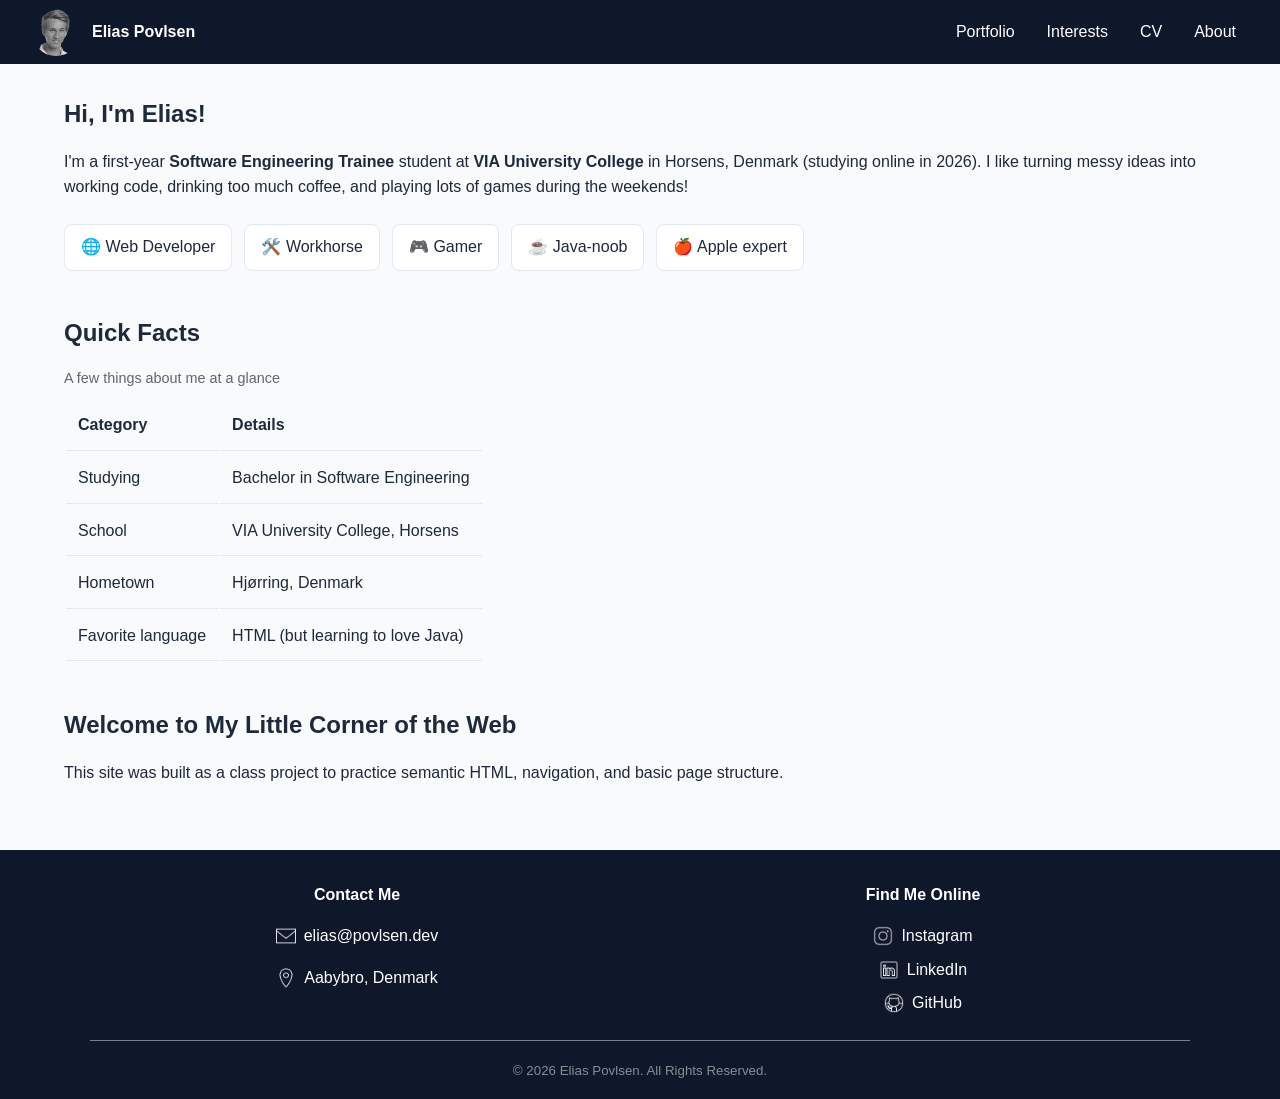
<file: index.html>
<!doctype html>
<html lang="en">
  <head>
    <meta charset="utf-8" />
    <meta name="viewport" content="width=device-width, initial-scale=1.0" />
    <link rel="stylesheet" href="styles/styles.css" />
    <link rel="icon" type="image/png" href="img/eleous.png" />
    <title>Elias Povlsen | Home</title>
  </head>
  <body>
    <header>
      <a href="/" class="brand">
        <img
          src="img/eleous.png"
          alt="Profile image of Elias Povlsen"
          class="logo-elias"
        />
        <p><strong>Elias Povlsen</strong></p>
      </a>

      <nav aria-label="Main navigation">
        <ul>
          <li><a href="portfolio.html">Portfolio</a></li>
          <li><a href="interests.html">Interests</a></li>
          <li><a href="cv.html">CV</a></li>
          <li><a href="about.html">About</a></li>
        </ul>
      </nav>
    </header>

    <main>
      <section>
        <h1>Hi, I'm Elias!</h1>
        <p>
          I'm a first-year <strong>Software Engineering Trainee</strong> student
          at <strong>VIA University College</strong> in Horsens, Denmark
          (studying online in 2026). I like turning messy ideas into working
          code, drinking too much coffee, and playing lots of games during the
          weekends!
        </p>
        <ul class="interests-list">
          <li>🌐 Web Developer</li>
          <li>🛠️ Workhorse</li>
          <li>🎮 Gamer</li>
          <li>☕ Java-noob</li>
          <li>🍎 Apple expert</li>
        </ul>
      </section>

      <section>
        <h2>Quick Facts</h2>
        <table>
           <caption>
            A few things about me at a glance
          </caption>
          <thead>
            <tr>
              <th>Category</th>
              <th>Details</th>
            </tr>
          </thead>
          <tbody>
            <tr>
              <td>Studying</td>
              <td>Bachelor in Software Engineering</td>
            </tr>
            <tr>
              <td>School</td>
              <td>VIA University College, Horsens</td>
            </tr>
            <tr>
              <td>Hometown</td>
              <td>Hjørring, Denmark</td>
            </tr>
            <tr>
              <td>Favorite language</td>
              <td>HTML (but learning to love Java)</td>
            </tr>
          </tbody>
        </table>
      </section>

      <section>
        <h2>Welcome to My Little Corner of the Web</h2>
        <p>
          This site was built as a class project to practice semantic HTML,
          navigation, and basic page structure.
        </p>
      </section>
    </main>

    <footer>
      <div class="footer-sections">
        <div class="contact">
          <p><strong>Contact Me</strong></p>

          <p>
            <a href="mailto:elias@povlsen.dev">
              <img src="img/email.png" alt="email" />
              elias@povlsen.dev
            </a>
          </p>

          <p>
            <span>
              <img src="img/location.png" alt="location" />
              Aabybro, Denmark
            </span>
          </p>
        </div>

        <div class="socials">
          <p><strong>Find Me Online</strong></p>
          <ul>
            <li>
              <a
                href="https://instagram.com/eliaspovlsen"
                target="_blank"
                rel="noopener noreferrer"
              >
                <img src="img/instagram.png" alt="instagram" />
                Instagram
              </a>
            </li>

            <li>
              <a
                href="https://www.linkedin.com/in/elias-povlsen-b66466187/"
                target="_blank"
                rel="noopener noreferrer"
              >
                <img src="img/linkedin.png" alt="linkedin" />
                LinkedIn
              </a>
            </li>

            <li>
              <a
                href="https://github.com/klobb-hub"
                target="_blank"
                rel="noopener noreferrer"
              >
                <img src="img/github.png" alt="github" />
                GitHub
              </a>
            </li>
          </ul>
        </div>
      </div>

      <p class="copyright">
        <small>&copy; 2026 Elias Povlsen. All Rights Reserved.</small>
      </p>
    </footer>
  </body>
</html>
</file>
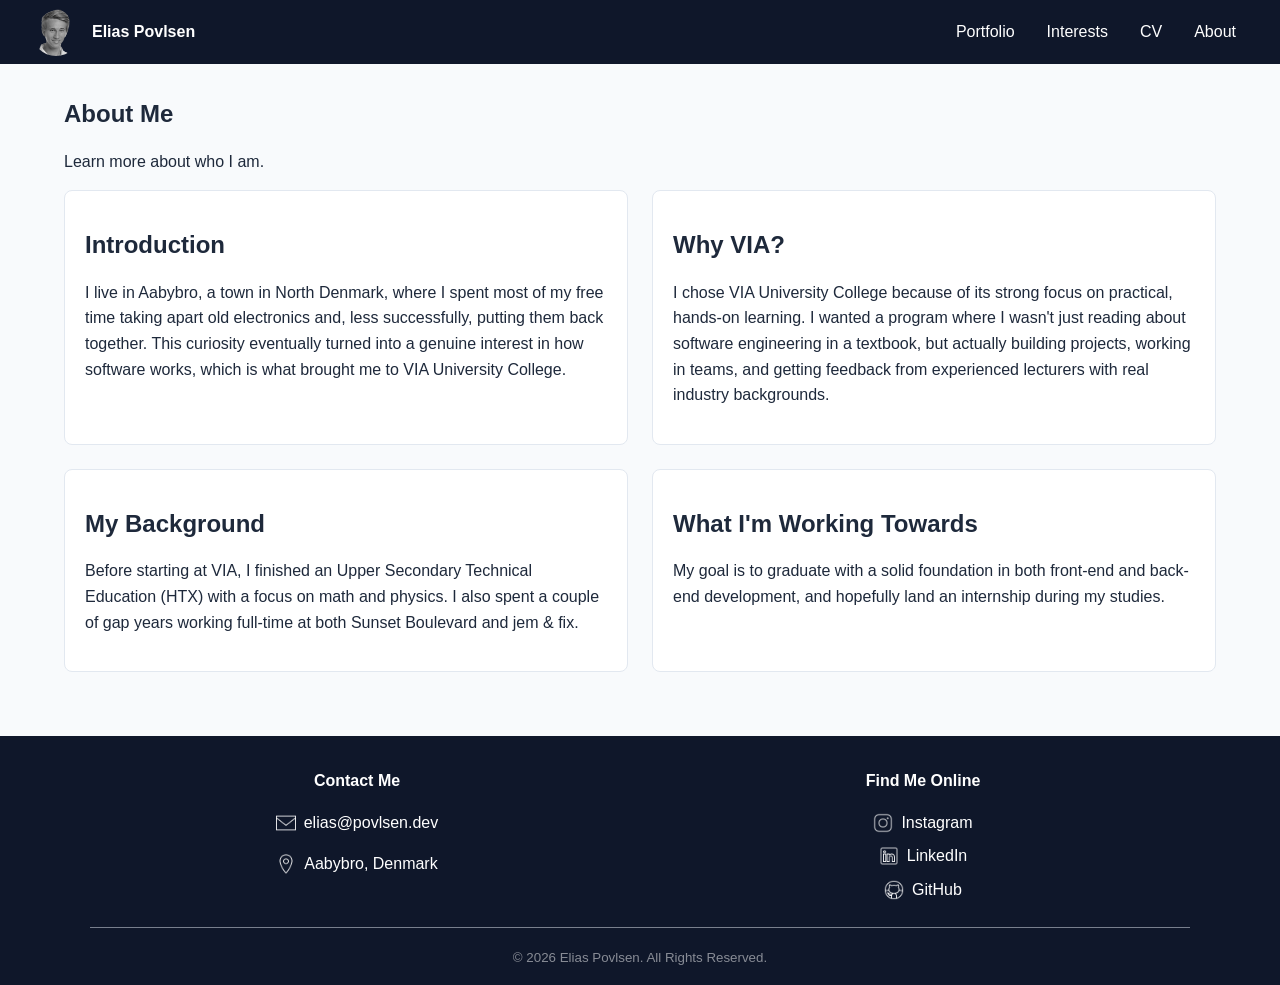
<file: about.html>
<!doctype html>
<html lang="en">
  <head>
    <meta charset="utf-8" />
    <meta name="viewport" content="width=device-width, initial-scale=1.0" />
    <link rel="stylesheet" href="styles/styles.css" />
    <link rel="icon" type="image/png" href="img/eleous.png" />
    <title>Elias Povlsen | About Me</title>
  </head>
  <body>
    <header>
      <a href="/" class="brand">
        <img
          src="img/eleous.png"
          alt="Profile image of Elias Povlsen"
          class="logo-elias"
        />
        <p><strong>Elias Povlsen</strong></p>
      </a>

      <nav aria-label="Main navigation">
        <ul>
          <li><a href="portfolio.html">Portfolio</a></li>
          <li><a href="interests.html">Interests</a></li>
          <li><a href="cv.html">CV</a></li>
          <li><a href="about.html">About</a></li>
        </ul>
      </nav>
    </header>

    <main>
      <section>
        <h1>About Me</h1>
        <p>Learn more about who I am.</p>

        <div class="content-grid">
          <article class="card">
            <h2>Introduction</h2>
            <p>
              I live in Aabybro, a town in North Denmark, where I spent most of
              my free time taking apart old electronics and, less successfully,
              putting them back together. This curiosity eventually turned into
              a genuine interest in how software works, which is what brought me
              to VIA University College.
            </p>
          </article>

          <article class="card">
            <h2>Why VIA?</h2>
            <p>
              I chose VIA University College because of its strong focus on
              practical, hands-on learning. I wanted a program where I wasn't
              just reading about software engineering in a textbook, but
              actually building projects, working in teams, and getting feedback
              from experienced lecturers with real industry backgrounds.
            </p>
          </article>

          <article class="card">
            <h2>My Background</h2>
            <p>
              Before starting at VIA, I finished an Upper Secondary Technical
              Education (HTX) with a focus on math and physics. I also spent a
              couple of gap years working full-time at both Sunset Boulevard and
              jem &amp; fix.
            </p>
          </article>

          <article class="card">
            <h2>What I'm Working Towards</h2>
            <p>
              My goal is to graduate with a solid foundation in both front-end
              and back-end development, and hopefully land an internship during
              my studies.
            </p>
          </article>
        </div>
      </section>
    </main>

    <footer>
      <div class="footer-sections">
        <div class="contact">
          <p><strong>Contact Me</strong></p>

          <p>
            <a href="mailto:elias@povlsen.dev">
              <img src="img/email.png" alt="email" />
              elias@povlsen.dev
            </a>
          </p>

          <p>
            <span>
              <img src="img/location.png" alt="location" />
              Aabybro, Denmark
            </span>
          </p>
        </div>

        <div class="socials">
          <p><strong>Find Me Online</strong></p>
          <ul>
            <li>
              <a
                href="https://instagram.com/eliaspovlsen"
                target="_blank"
                rel="noopener noreferrer"
              >
                <img src="img/instagram.png" alt="instagram" />
                Instagram
              </a>
            </li>

            <li>
              <a
                href="https://www.linkedin.com/in/elias-povlsen-b66466187/"
                target="_blank"
                rel="noopener noreferrer"
              >
                <img src="img/linkedin.png" alt="linkedin" />
                LinkedIn
              </a>
            </li>

            <li>
              <a
                href="https://github.com/klobb-hub"
                target="_blank"
                rel="noopener noreferrer"
              >
                <img src="img/github.png" alt="github" />
                GitHub
              </a>
            </li>
          </ul>
        </div>
      </div>

      <p class="copyright">
        <small>&copy; 2026 Elias Povlsen. All Rights Reserved.</small>
      </p>
    </footer>
  </body>
</html>
</file>
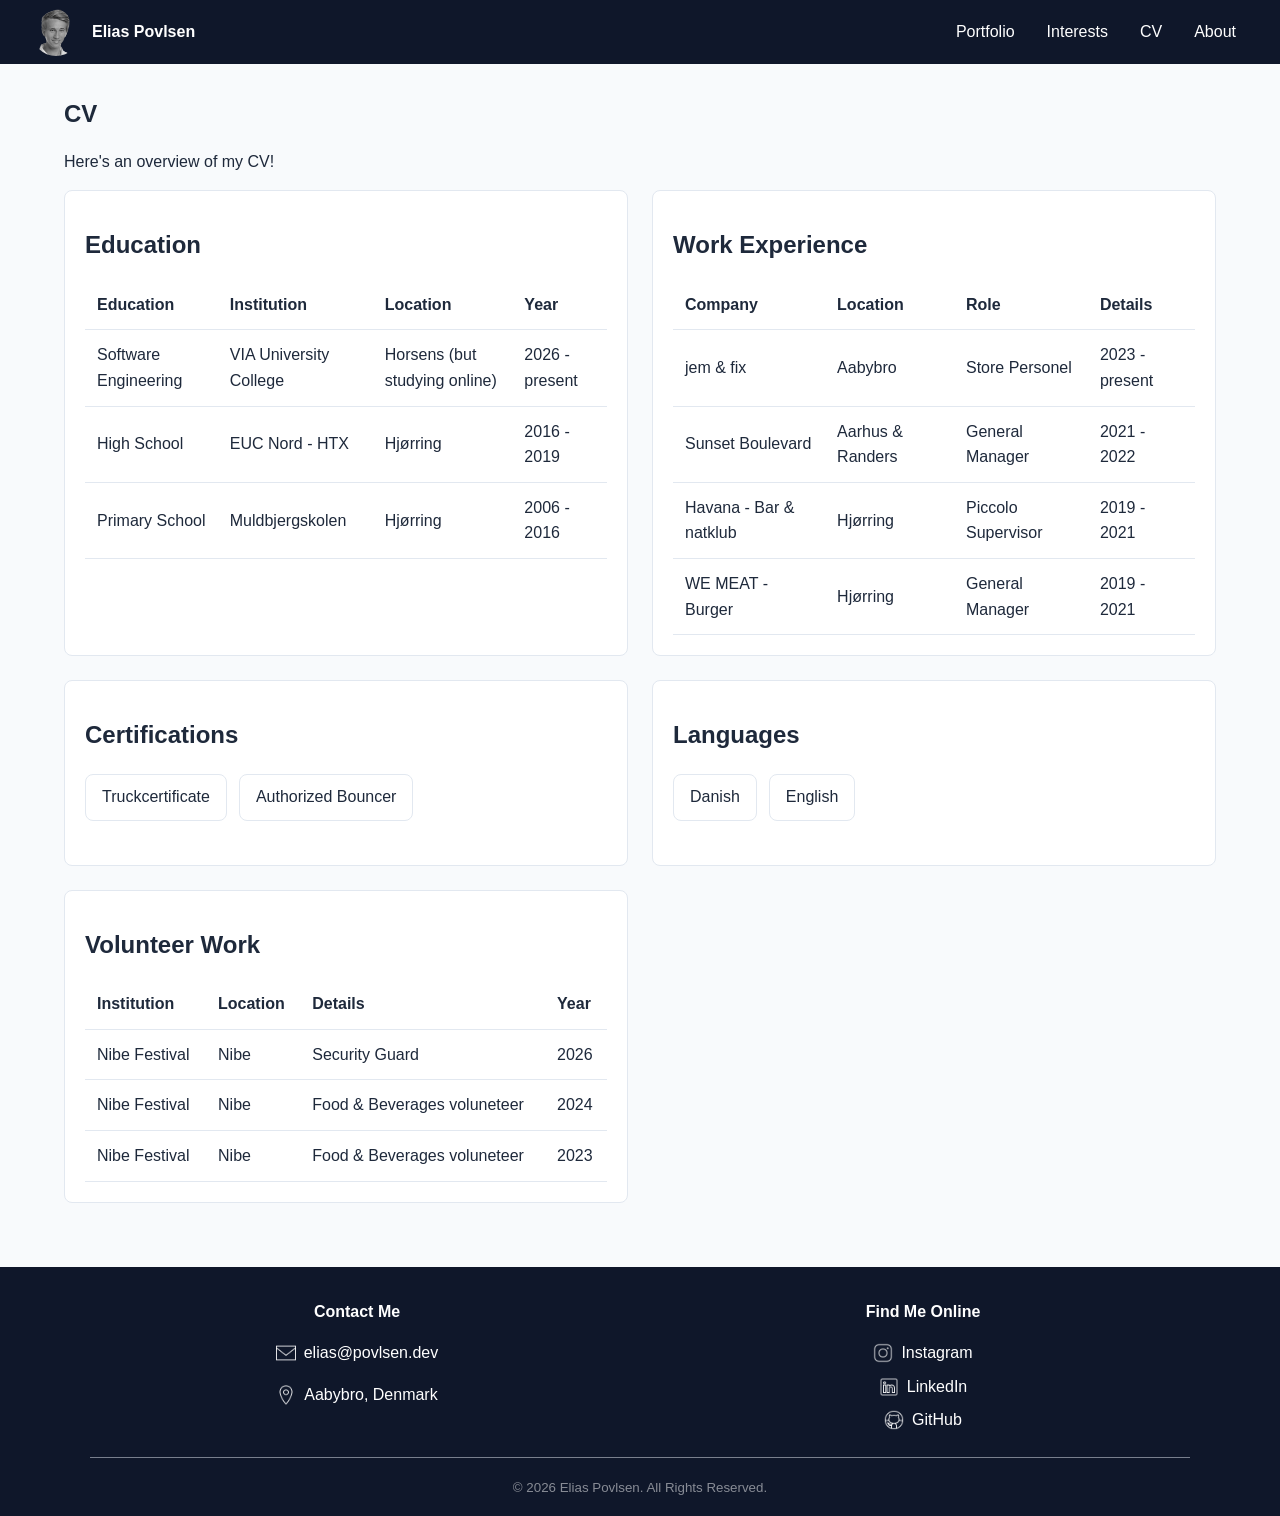
<file: cv.html>
<!doctype html>
<html lang="en">
  <head>
    <meta charset="utf-8" />
    <meta name="viewport" content="width=device-width, initial-scale=1.0" />
    <link rel="stylesheet" href="styles/styles.css" />
    <link rel="icon" type="image/png" href="img/eleous.png" />
    <title>Elias Povlsen | Cirriculum Vitae</title>
  </head>
  <body>
    <header>
      <a href="/" class="brand">
        <img
          src="img/eleous.png"
          alt="Profile image of Elias Povlsen"
          class="logo-elias"
        />
        <p><strong>Elias Povlsen</strong></p>
      </a>

      <nav aria-label="Main navigation">
        <ul>
          <li><a href="portfolio.html">Portfolio</a></li>
          <li><a href="interests.html">Interests</a></li>
          <li><a href="cv.html">CV</a></li>
          <li><a href="about.html">About</a></li>
        </ul>
      </nav>
    </header>

    <main>
      <section>
        <h1>CV</h1>
        <p>Here's an overview of my CV!</p>

        <div class="content-grid">
          <article class="card">
            <h2>Education</h2>
            <div class="table-container">
            <table>
              <thead>
                <tr>
                  <th>Education</th>
                  <th>Institution</th>
                  <th>Location</th>
                  <th>Year</th>
                </tr>
              </thead>
              <tbody>
                <tr>
                  <td>Software Engineering</td>
                  <td>VIA University College</td>
                  <td>Horsens (but studying online)</td>
                  <td>2026 - present</td>
                </tr>
                <tr>
                  <td>High School</td>
                  <td>EUC Nord - HTX</td>
                  <td>Hjørring</td>
                  <td>2016 - 2019</td>
                </tr>
                <tr>
                  <td>Primary School</td>
                  <td>Muldbjergskolen</td>
                  <td>Hjørring</td>
                  <td>2006 - 2016</td>
                </tr>
              </tbody>
            </table>
            <small class="scroll-hint">Swipe → to see more</small>
            </div>
          </article>

          <article class="card">
            <h2>Work Experience</h2>
            <div class="table-container">
            <table>
              <thead>
                <tr>
                  <th>Company</th>
                  <th>Location</th>
                  <th>Role</th>
                  <th>Details</th>
                </tr>
              </thead>
              <tbody>
                <tr>
                  <td>jem &amp; fix</td>
                  <td>Aabybro</td>
                  <td>Store Personel</td>
                  <td>2023 - present</td>
                </tr>
                <tr>
                  <td>Sunset Boulevard</td>
                  <td>Aarhus &amp; Randers</td>
                  <td>General Manager</td>
                  <td>2021 - 2022</td>
                </tr>
                <tr>
                  <td>Havana - Bar &amp; natklub</td>
                  <td>Hjørring</td>
                  <td>Piccolo Supervisor</td>
                  <td>2019 - 2021</td>
                </tr>
                <tr>
                  <td>WE MEAT - Burger</td>
                  <td>Hjørring</td>
                  <td>General Manager</td>
                  <td>2019 - 2021</td>
                </tr>
              </tbody>
            </table>
            <small class="scroll-hint">Swipe → to see more</small>
            </div>
          </article>

          <article class="card">
            <h2>Certifications</h2>
            <ul class="interests-list">
              <li>Truckcertificate</li>
              <li>Authorized Bouncer</li>
            </ul>
          </article>

          <article class="card">
            <h2>Languages</h2>
            <ul class="interests-list">
              <li>Danish</li>
              <li>English</li>
            </ul>
          </article>

          <article class="card">
            <h2>Volunteer Work</h2>
                        <div class="table-container">
            <table>
              <thead>
                <tr>
                  <th>Institution</th>
                  <th>Location</th>
                  <th>Details</th>
                  <th>Year</th>
                </tr>
              </thead>
              <tbody>
                <tr>
                  <td>Nibe Festival</td>
                  <td>Nibe</td>
                  <td>Security Guard</td>
                  <td>2026</td>
                </tr>
                <tr>
                  <td>Nibe Festival</td>
                  <td>Nibe</td>
                  <td>Food &amp; Beverages voluneteer</td>
                  <td>2024</td>
                </tr>
                <tr>
                  <td>Nibe Festival</td>
                  <td>Nibe</td>
                  <td>Food &amp; Beverages voluneteer</td>
                  <td>2023</td>
                </tr>
              </tbody>
            </table>
            <small class="scroll-hint">Swipe → to see more</small>
            </div>
          </article>
        </div>
      </section>
    </main>

    <footer>
      <div class="footer-sections">
        <div class="contact">
          <p><strong>Contact Me</strong></p>

          <p>
            <a href="mailto:elias@povlsen.dev">
              <img src="img/email.png" alt="email" />
              elias@povlsen.dev
            </a>
          </p>

          <p>
            <span>
              <img src="img/location.png" alt="location" />
              Aabybro, Denmark
            </span>
          </p>
        </div>

        <div class="socials">
          <p><strong>Find Me Online</strong></p>
          <ul>
            <li>
              <a
                href="https://instagram.com/eliaspovlsen"
                target="_blank"
                rel="noopener noreferrer"
              >
                <img src="img/instagram.png" alt="instagram" />
                Instagram
              </a>
            </li>

            <li>
              <a
                href="https://www.linkedin.com/in/elias-povlsen-b66466187/"
                target="_blank"
                rel="noopener noreferrer"
              >
                <img src="img/linkedin.png" alt="linkedin" />
                LinkedIn
              </a>
            </li>

            <li>
              <a
                href="https://github.com/klobb-hub"
                target="_blank"
                rel="noopener noreferrer"
              >
                <img src="img/github.png" alt="github" />
                GitHub
              </a>
            </li>
          </ul>
        </div>
      </div>

      <p class="copyright">
        <small>&copy; 2026 Elias Povlsen. All Rights Reserved.</small>
      </p>
    </footer>
  </body>
</html>
</file>
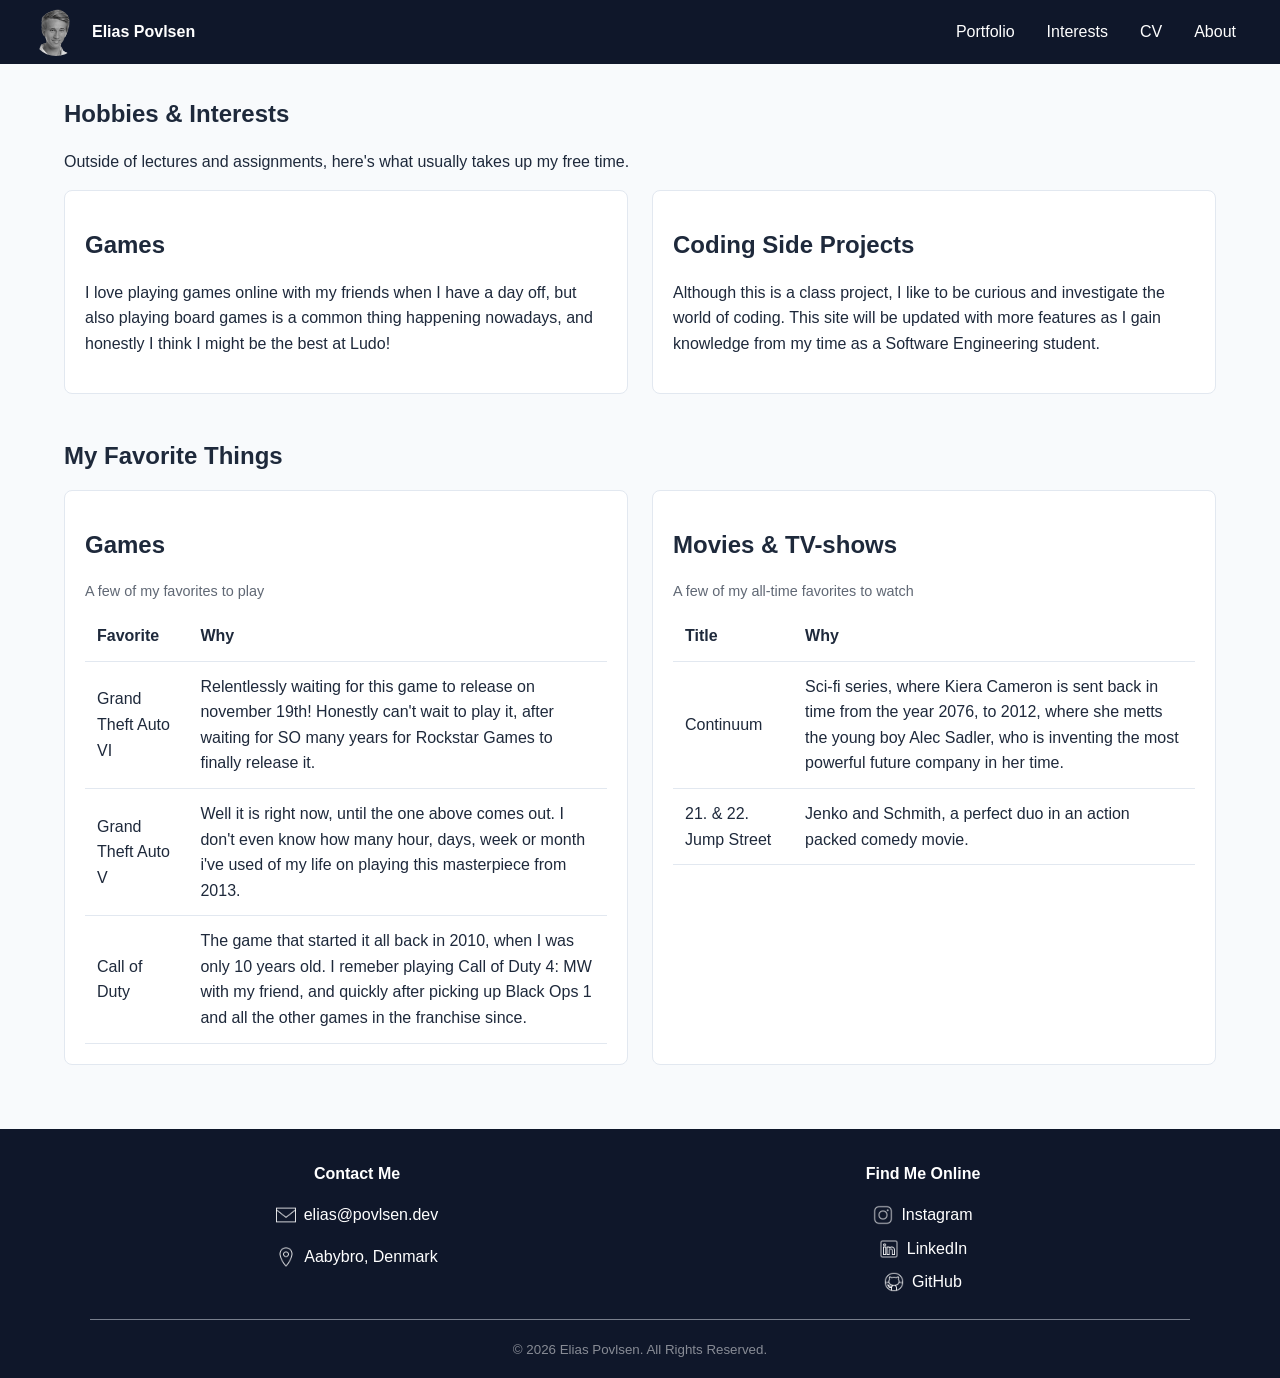
<file: interests.html>
<!doctype html>
<html lang="en">
  <head>
    <meta charset="utf-8" />
    <meta name="viewport" content="width=device-width, initial-scale=1.0" />
    <link rel="stylesheet" href="styles/styles.css" />
    <link rel="icon" type="image/png" href="img/eleous.png" />
    <title>Elias Povlsen | Interests</title>
  </head>
  <body>
    <header>
      <a href="/" class="brand">
        <img
          src="img/eleous.png"
          alt="Profile image of Elias Povlsen"
          class="logo-elias"
        />
        <p><strong>Elias Povlsen</strong></p>
      </a>

      <nav aria-label="Main navigation">
        <ul>
          <li><a href="portfolio.html">Portfolio</a></li>
          <li><a href="interests.html">Interests</a></li>
          <li><a href="cv.html">CV</a></li>
          <li><a href="about.html">About</a></li>
        </ul>
      </nav>
    </header>

    <main>
      <section>
        <h1>Hobbies &amp; Interests</h1>
        <p>
          Outside of lectures and assignments, here's what usually takes up my
          free time.
        </p>

        <div class="content-grid">
          <article class="card">
            <h2>Games</h2>
            <p>
              I love playing games online with my friends when I have a day off,
              but also playing board games is a common thing happening nowadays,
              and honestly I think I might be the best at Ludo!
            </p>
          </article>

          <article class="card">
            <h2>Coding Side Projects</h2>
            <p>
              Although this is a class project, I like to be curious and
              investigate the world of coding. This site will be updated with
              more features as I gain knowledge from my time as a Software
              Engineering student.
            </p>
          </article>
        </div>
      </section>

      <section>
        <h2>My Favorite Things</h2>
        <div class="content-grid">
          <article class="card">
            <h2>Games</h2>
            <div class="table-container">
              <table>
              <caption>
                A few of my favorites to play
              </caption>
              <thead>
                <tr>
                  <th>Favorite</th>
                  <th>Why</th>
                </tr>
              </thead>
              <tbody>
                <tr>
                  <td>Grand Theft Auto VI</td>
                  <td>
                    Relentlessly waiting for this game to release on november
                    19th! Honestly can't wait to play it, after waiting for SO
                    many years for Rockstar Games to finally release it.
                  </td>
                </tr>
                <tr>
                  <td>Grand Theft Auto V</td>
                  <td>
                    Well it is right now, until the one above comes out. I don't
                    even know how many hour, days, week or month i've used of my
                    life on playing this masterpiece from 2013.
                  </td>
                </tr>
                <tr>
                  <td>Call of Duty</td>
                  <td>
                    The game that started it all back in 2010, when I was only
                    10 years old. I remeber playing Call of Duty 4: MW with my
                    friend, and quickly after picking up Black Ops 1 and all the
                    other games in the franchise since.
                  </td>
                </tr>
              </tbody>
            </table>
</div>
          </article>
          <article class="card">
            <h2>Movies &amp; TV-shows</h2>
            <div class="table-container">
<table>
                <caption>
                A few of my all-time favorites to watch
              </caption>
              <thead>
                <tr>
                  <th>Title</th>
                  <th>Why</th>
                </tr>
              </thead>
              <tbody>
                <tr>
                  <td>Continuum</td>
                  <td>
                    Sci-fi series, where Kiera Cameron is sent back in time from
                    the year 2076, to 2012, where she metts the young boy Alec
                    Sadler, who is inventing the most powerful future company in
                    her time.
                  </td>
                </tr>
                <tr>
                  <td>21. &amp; 22. Jump Street</td>
                  <td>
                    Jenko and Schmith, a perfect duo in an action packed comedy
                    movie.
                  </td>
                </tr>
              </tbody>
            </table>
</div>
          </article>
        </div>
      </section>
    </main>

    <footer>
      <div class="footer-sections">
        <div class="contact">
          <p><strong>Contact Me</strong></p>

          <p>
            <a href="mailto:elias@povlsen.dev">
              <img src="img/email.png" alt="email" />
              elias@povlsen.dev
            </a>
          </p>

          <p>
            <span>
              <img src="img/location.png" alt="location" />
              Aabybro, Denmark
            </span>
          </p>
        </div>

        <div class="socials">
          <p><strong>Find Me Online</strong></p>
          <ul>
            <li>
              <a
                href="https://instagram.com/eliaspovlsen"
                target="_blank"
                rel="noopener noreferrer"
              >
                <img src="img/instagram.png" alt="instagram" />
                Instagram
              </a>
            </li>

            <li>
              <a
                href="https://www.linkedin.com/in/elias-povlsen-b66466187/"
                target="_blank"
                rel="noopener noreferrer"
              >
                <img src="img/linkedin.png" alt="linkedin" />
                LinkedIn
              </a>
            </li>

            <li>
              <a
                href="https://github.com/klobb-hub"
                target="_blank"
                rel="noopener noreferrer"
              >
                <img src="img/github.png" alt="github" />
                GitHub
              </a>
            </li>
          </ul>
        </div>
      </div>

      <p class="copyright">
        <small>&copy; 2026 Elias Povlsen. All Rights Reserved.</small>
      </p>
    </footer>
  </body>
</html>
</file>
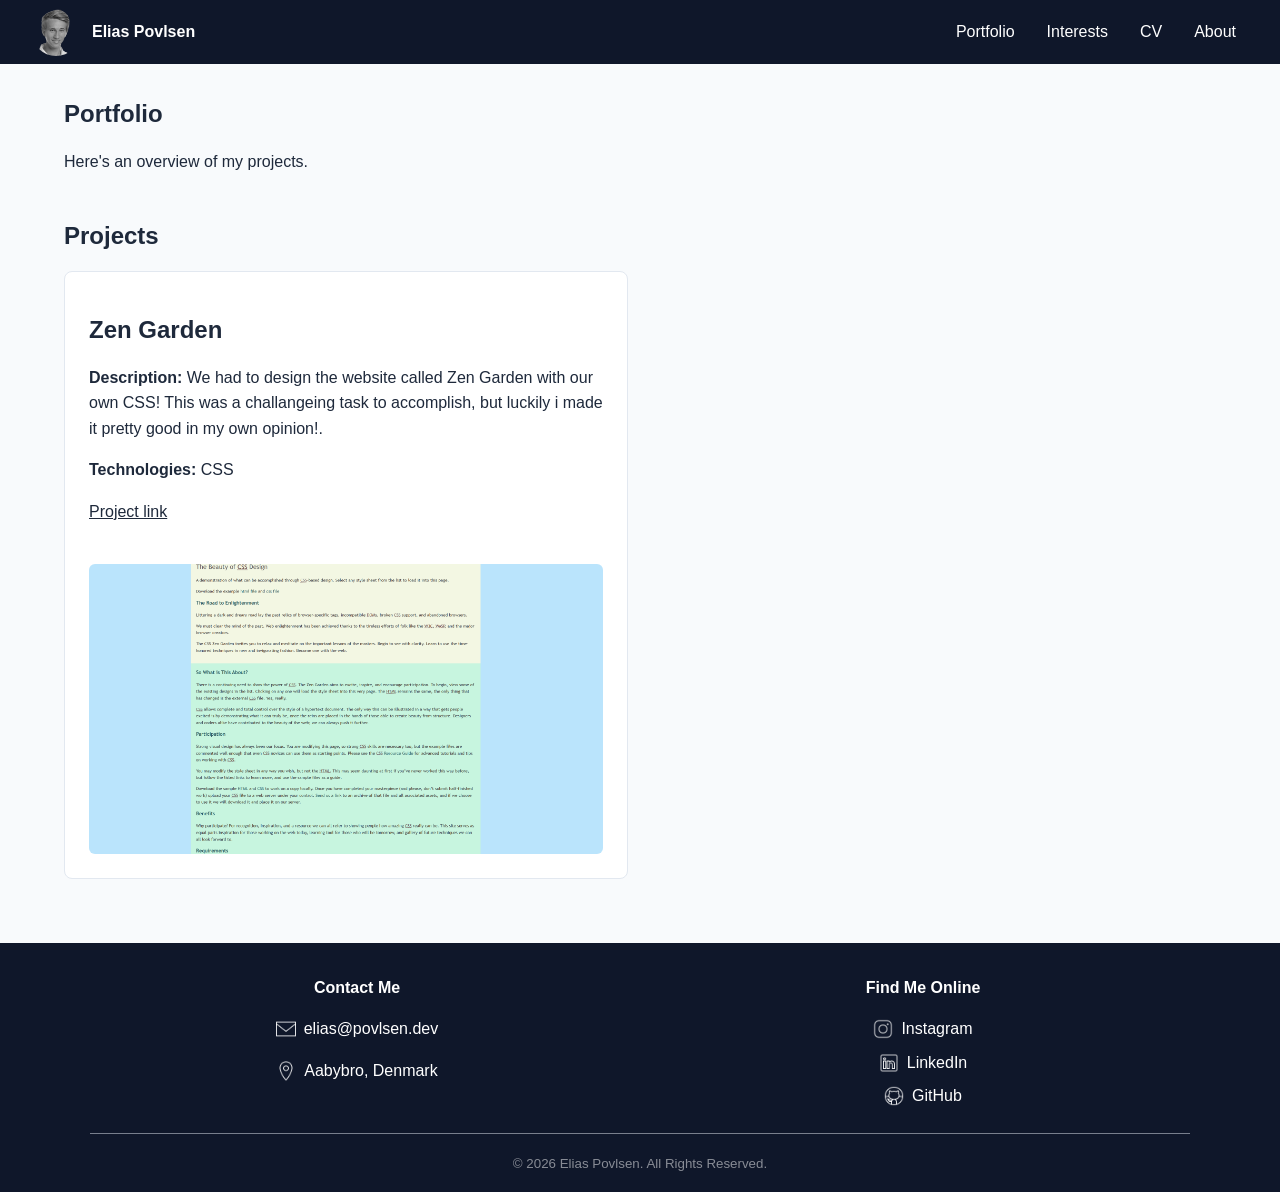
<file: portfolio.html>
<!doctype html>
<html lang="en">
  <head>
    <meta charset="utf-8">
    <meta name="viewport" content="width=device-width, initial-scale=1.0">
    <link rel="stylesheet" href="styles/styles.css">
    <link rel="icon" type="image/png" href="img/eleous.png">
    <title>Elias Povlsen | Portfolio</title>
  </head>
  <body>
    <header>
      <a href="/" class="brand">
        <img
          src="img/eleous.png"
          alt="Profile image of Elias Povlsen"
          class="logo-elias">
        <p><strong>Elias Povlsen</strong></p>
      </a>

      <nav aria-label="Main navigation">
        <ul>
          <li><a href="portfolio.html">Portfolio</a></li>
          <li><a href="interests.html">Interests</a></li>
          <li><a href="cv.html">CV</a></li>
          <li><a href="about.html">About</a></li>
        </ul>
      </nav>
    </header>

    <main>
      <section>
        <h1>Portfolio</h1>
        <p>Here's an overview of my projects.</p>
      </section>

      <section>
        <h2>Projects</h2>
        <div class="content-grid">
          <article class="project">
            <div>
              <h2>Zen Garden</h2>
              <p>
                <strong>Description:</strong> We had to design the website
                called Zen Garden with our own CSS! This was a challangeing task
                to accomplish, but luckily i made it pretty good in my own
                opinion!.
              </p>
              <p><strong>Technologies:</strong> CSS</p>
              <p>
                <a
                  href="https://klobb-hub.github.io/Zen-Garden/"
                  aria-label="View Zen Garden"
                  target="_blank"
                  >Project link</a
                >
              </p>
            </div>
            <img
              src="img/zen_garden.png"
              alt="First Semester Project project image placeholder"
            />
          </article>
        </div>
      </section>
    </main>

     <footer>
      <div class="footer-sections">
        <div class="contact">
          <p><strong>Contact Me</strong></p>

          <p>
            <a href="mailto:elias@povlsen.dev">
              <img src="img/email.png" alt="email">
              elias@povlsen.dev
            </a>
          </p>

          <p>
            <span>
              <img src="img/location.png" alt="location">
              Aabybro, Denmark
            </span>
          </p>
        </div>

        <div class="socials">
          <p><strong>Find Me Online</strong></p>
          <ul>
            <li>
              <a
                href="https://instagram.com/eliaspovlsen"
                target="_blank"
                rel="noopener noreferrer"
              >
                <img src="img/instagram.png" alt="instagram">
                Instagram
              </a>
            </li>

            <li>
              <a
                href="https://www.linkedin.com/in/elias-povlsen-b66466187/"
                target="_blank"
                rel="noopener noreferrer"
              >
                <img src="img/linkedin.png" alt="linkedin">
                LinkedIn
              </a>
            </li>

            <li>
              <a
                href="https://github.com/klobb-hub"
                target="_blank"
                rel="noopener noreferrer"
              >
                <img src="img/github.png" alt="github">
                GitHub
              </a>
            </li>
          </ul>
        </div>
      </div>

      <p class="copyright">
        <small>&copy; 2026 Elias Povlsen. All Rights Reserved.</small>
      </p>
    </footer>
  </body>
</html>
</file>
<file: styles/styles.css>
/* =========================
   General
   ========================= */
:root {
  --dark: #0f172a;
  --blue: #60a5fa;
  --background: #f8fafc;
  --card: #ffffff;
  --text: #1e293b;
  --border: #e2e8f0;
}
* {
  box-sizing: border-box;
}
html {
  scroll-behavior: smooth;
}
body {
  margin: 0;
  font-family: Arial, sans-serif;
  line-height: 1.6;
  color: var(--text);
  background: var(--background);
}
img {
  max-width: 100%;
  height: auto;
}
a {
  color: inherit;
}
a:hover {
  color: var(--blue);
}
a:focus-visible {
  outline: 2px solid var(--blue);
  outline-offset: 3px;
}
/* =========================
   Header
   ========================= */
header {
  background: var(--dark);
  color: white;
  padding: 0.5rem 2rem;
  display: flex;
  flex-direction: column;
  align-items: center;
  gap: 0.5rem;
}
.brand {
  display: flex;
  align-items: center;
  gap: 0.75rem;
  color: white;
  text-decoration: none;
}
.brand p {
  margin: 0;
}
.logo-elias {
  width: 48px;
  height: 48px;
  border-radius: 50%;
  object-fit: cover;
}
/* =========================
   Navigation
   ========================= */
nav ul {
  display: flex;
  flex-wrap: wrap;
  justify-content: center;
  gap: 0.5rem;
  list-style: none;
  padding: 0;
  margin: 0;
}
nav a {
  display: block;
  padding: 0.5rem 0.75rem;
  color: white;
  text-decoration: none;
}
/* =========================
   Main content
   ========================= */
main {
  width: min(90%, 1200px);
  min-height: 60vh;
  margin: auto;
  padding: 1rem 0;
}
section {
  margin-bottom: 3rem;
}
h1,
h2 {
  line-height: 1.2;
}
/* =========================
   Cards and grids
   ========================= */
.content-grid {
  display: grid;
  grid-template-columns: 1fr;
  gap: 1.5rem;
}
.card {
  min-width: 0;
  padding: 1.25rem;
  background: var(--card);
  border: 1px solid var(--border);
  border-radius: 8px;
}
/* =========================
   Tables
   ========================= */
.table-container {
  width: 100%;
  overflow-x: auto;
  -webkit-overflow-scrolling: touch;
}

.table-container table {
  width: 100%;
  border-collapse: collapse;
}

caption {
  margin-bottom: 0.5rem;
  font-size: 0.9rem;
  opacity: 0.7;
  text-align: left;
}

th,
td {
  padding: 0.75rem;
  text-align: left;
  border-bottom: 1px solid var(--border);
  overflow-wrap: break-word;
}

.scroll-hint {
  display: block;
  margin-top: 0.4rem;
  text-align: left;
  opacity: 0.5;
}
/* =========================
   Lists
   ========================= */
.interests-list {
  display: flex;
  flex-wrap: wrap;
  gap: 0.75rem;
  list-style: none;
  padding: 0;
  margin: 1.5rem 0;
}
.interests-list li {
  padding: 0.6rem 1rem;
  background: var(--card);
  border: 1px solid var(--border);
  border-radius: 8px;
}
/* =========================
   Portfolio
   ========================= */
.project {
  min-width: 0;
  padding: 1.5rem;
  background: var(--card);
  border: 1px solid var(--border);
  border-radius: 8px;
  display: grid;
  gap: 1.5rem;
}
.project img {
  width: 100%;
  aspect-ratio: 16 / 9;
  object-fit: cover;
  border-radius: 6px;
}
/* =========================
   Footer
   ========================= */
footer {
  background: var(--dark);
  color: white;
  padding: 1rem 0;
}
.footer-sections {
  width: min(90%, 1100px);
  margin: auto;
  display: grid;
  grid-template-columns: 1fr 1fr;
  gap: 2rem;
  text-align: center;
}
.contact a,
.contact span,
.socials a {
  display: flex;
  align-items: center;
  gap: 0.5rem;
  width: fit-content;
  margin: auto;
  color: white;
  text-decoration: none;
}
.contact a:hover,
.socials a:hover {
  color: var(--blue);
}
.contact img,
.socials img {
  width: 20px;
  height: 20px;
}
.socials ul {
  list-style: none;
  padding: 0;
  margin: 0;
}
.socials li {
  margin-bottom: 0.5rem;
}
.copyright {
  width: min(90%, 1100px);
  margin: 1rem auto 0;
  padding-top: 1rem;
  border-top: 1px solid var(--border);
  text-align: center;
  opacity: 0.5;
}
/* =========================
   Small screens
   ========================= */
@media (max-width: 375px) {
  main {
    width: 92%;
  }
  header {
    padding-inline: 1rem;
  }
  nav ul {
    gap: 0.25rem;
  }
  nav a {
    padding: 0.4rem 0.5rem;
  }
  .card,
  .project {
    padding: 1rem;
  }
  th,
  td {
    padding: 0.5rem;
  }
  .footer-sections {
    grid-template-columns: 1fr;
    gap: 1rem;
  }
}
/* =========================
   Tablet
   ========================= */
@media (min-width: 768px) {
  header {
    flex-direction: row;
    justify-content: space-between;
  }
  nav ul {
    justify-content: flex-end;
  }
  .scroll-hint {
    display: none;
  }
}
/* =========================
   Desktop
   ========================= */
@media (min-width: 1024px) {
  .content-grid {
    grid-template-columns: 1fr 1fr;
  }
}
</file>
